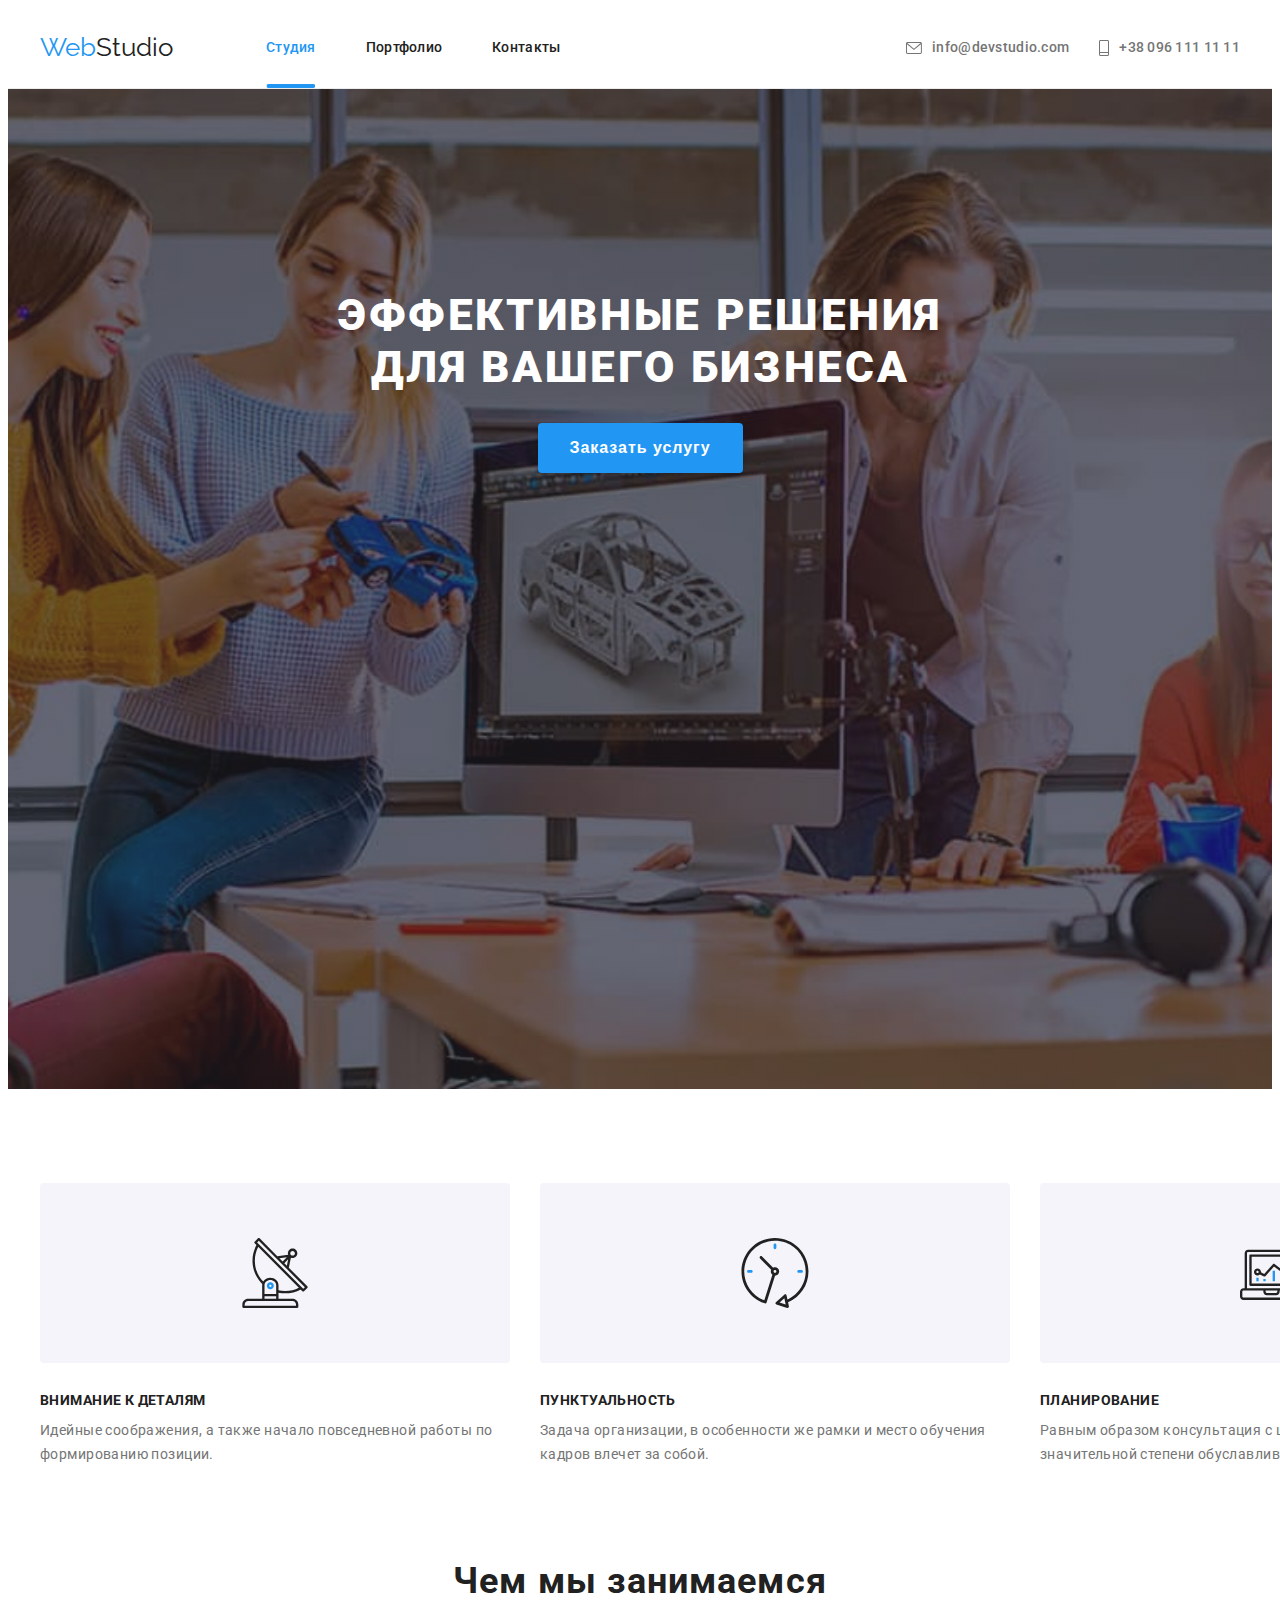
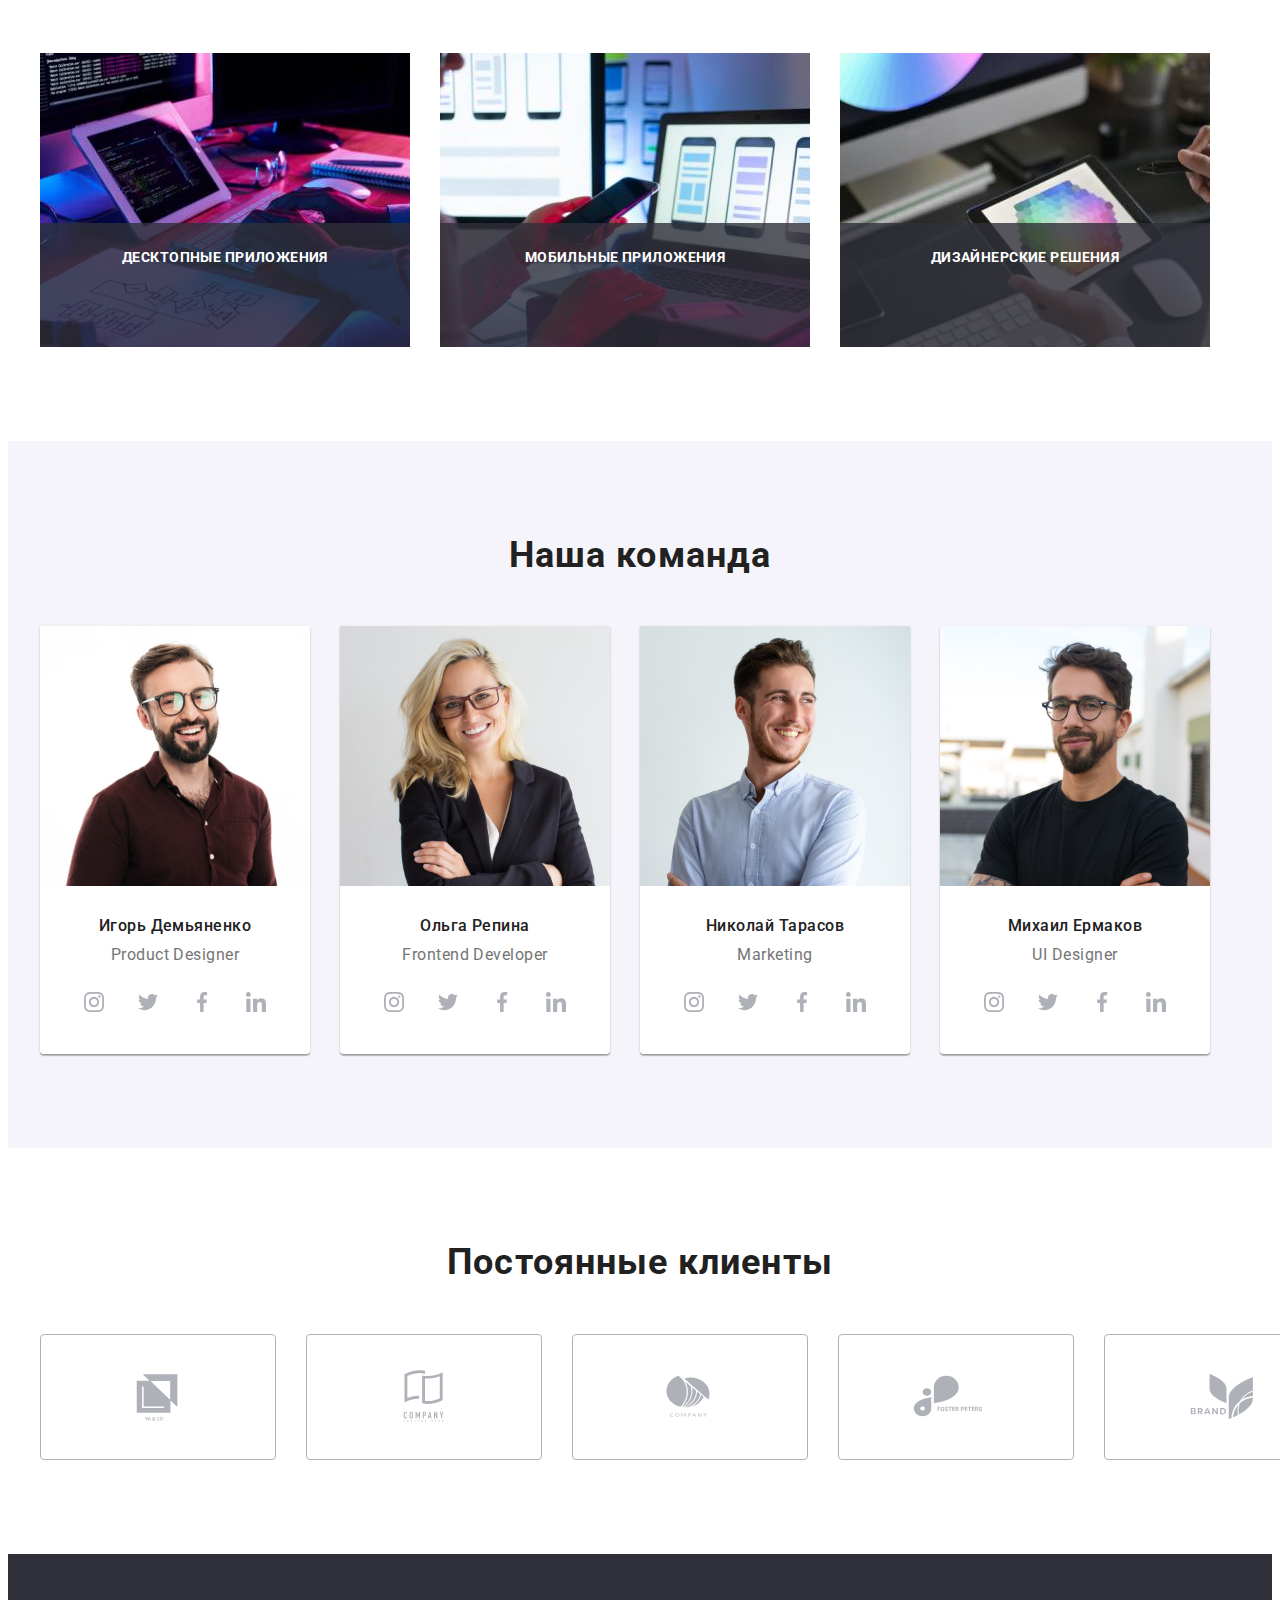
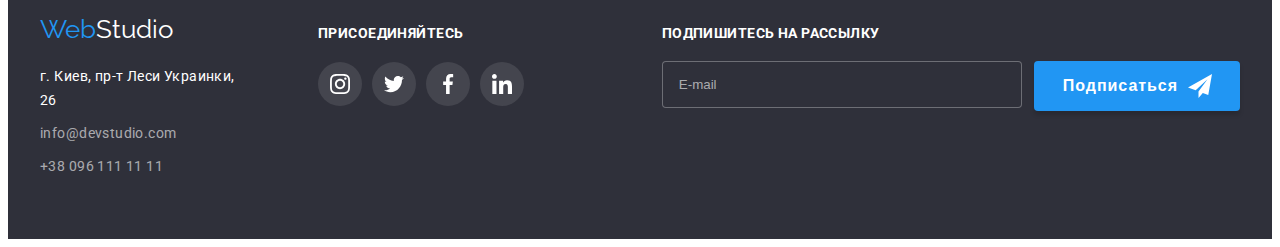
<file: index.html>
<!DOCTYPE html>
<html lang="ru">
   <head>
      <meta charset="utf-8" />
      <meta http-equiv="X-UA-Compatible" content="IE=edge" />
      <meta name="viewport" content="width=device-width, initial-scale=1.0" />
      <title>WebStudio</title>
      <link rel="preconnect" href="https://fonts.gstatic.com" crossorigin />
      <link
         href="https://fonts.googleapis.com/css2?family=Raleway:wght@700&family=Roboto:wght@400;500;700;900&display=swap"
         rel="stylesheet"
      />
      <link
         rel="stylesheet"
         href="https://cdnjs.cloudflare.com/ajax/libs/modern-normalize/1.1.0/modern-normalize.min.css"
         integrity="sha512-wpPYUAdjBVSE4KJnH1VR1HeZfpl1ub8YT/NKx4PuQ5NmX2tKuGu6U/JRp5y+Y8XG2tV+wKQpNHVUX03MfMFn9Q=="
         crossorigin="anonymous"
         referrerpolicy="no-referrer"
      />
      <link rel="stylesheet" href="./css/main.min.css" />
   </head>
   <body>
      <header class="header">
         <div class="container header__block">
            <nav class="site-nav">
               <a href="./index.html" class="site-nav__link">
                  <span class="site-nav__logo-part1">Web</span
                  ><span class="site-nav__logo-part2">Studio</span></a
               >
               <ul class="site-nav__list ">
                  <li class="site-nav__list-item">
                     <a href="./index.html" class="site-nav__list-link site-nav__list-link--current"
                        >Студия</a
                     >
                  </li>
                  <li class="site-nav__list-item">
                     <a href="./portfolio.html" class="site-nav__list-link"
                     >Портфолио</a>
                     
                  </li>
                  <li class="site-nav__list-item">
                     <a href="" class="site-nav__list-link">Контакты</a>
                  </li>
               </ul>
            </nav>
            <ul class="header-contacts">
               <li class="header-contacts__item">
                  <a
                     class="header-contacts__link"
                     href="mailto:info@devstudio.com"
                  >
                     <svg class="header-contacts__mail-icon" width="16" height="12">
                        <use href="./images/sprite.svg#icon-convert"></use>
                     </svg>
                     info@devstudio.com</a
                  >
               </li>
               <li class="header-contacts__item">
                  <a class="header-contacts__link" href="tel:+380961111111">
                     <svg class="header-contacts__phone-icon" width="10" height="16">
                        <use href="./images/sprite.svg#icon-smartphone"></use>
                     </svg>
                     +38 096 111 11 11</a
                  >
               </li>
            </ul>
         </div>
      </header>
      <main>
         <section class="hero-section hero-img">
            <div class="container">
               <h1 class="hero-section__title">
                  Эффективные решения<br />
                  для вашего бизнеса
               </h1>
               <button type="button" class="hero-section__button" data-modal-open>
                  Заказать услугу
               </button>
            </div>
         </section>
         <section class="features-section">
            <div class="container">
               <h2 class="features-section__title--hidden">Особенности</h2>
               <ul class="features-section__list">
                  <li class="features">
                     <div class="features__icon-block">
                        <svg class="features__icon">
                           <use href="./images/sprite.svg#icon-antena"></use>
                        </svg>
                     </div>
                     <h3 class="features__title">Внимание к деталям</h3>
                     <p class="features__text">
                        Идейные соображения, а также начало повседневной работы
                        по формированию позиции.
                     </p>
                  </li>
                  <li class="features">
                     <div class="features__icon-block">
                        <svg class="features__icon">
                           <use href="./images/sprite.svg#icon-clock"></use>
                        </svg>
                     </div>
                     <h3 class="features__title">Пунктуальность</h3>
                     <p class="features__text">
                        Задача организации, в особенности же рамки и место
                        обучения кадров влечет за собой.
                     </p>
                  </li>
                  <li class="features">
                     <div class="features__icon-block">
                        <svg class="features__icon">
                           <use href="./images/sprite.svg#icon-diagram"></use>
                        </svg>
                     </div>
                     <h3 class="features__title">Планирование</h3>
                     <p class="features__text">
                        Равным образом консультация с широким активом в
                        значительной степени обуславливает.
                     </p>
                  </li>
                  <li class="features">
                     <div class="features__icon-block">
                        <svg class="features__icon">
                           <use href="./images/sprite.svg#icon-astronaut"></use>
                        </svg>
                     </div>

                     <h3 class="features__title">Современные технологии</h3>
                     <p class="features__text">
                        Значимость этих проблем настолько очевидна, что
                        реализация плановых заданий.
                     </p>
                  </li>
               </ul>
            </div>
         </section>
         <section class="whatwedo-section">
            <div class="container">
               <h2 class="whatwedo-section__title">Чем мы занимаемся</h2>
               <ul class="whatwedo-section__list">
                  <li class="whatwedo">
                     <img
                        src="./images/development.jpg"
                        class="whatwedo__picture"
                        alt="Десктопные приложения"
                        width="370"
                     />
                     <div class="whatwedo__description">
                        <p class="whatwedo__label">ДЕСКТОПНЫЕ ПРИЛОЖЕНИЯ</p>
                     </div>
                  </li>
                  <li class="whatwedo">
                     <img
                        src="./images/adaptation.jpg"
                        class="whatwedo__picture"
                        alt="Мобильные приложения"
                        width="370"
                     />
                     <div class="whatwedo__description">
                        <p class="whatwedo__label">МОБИЛЬНЫЕ ПРИЛОЖЕНИЯ</p>
                     </div>
                  </li>
                  <li class="whatwedo">
                     <img
                        src="./images/palette.jpg"
                        class="whatwedo__picture"
                        alt="Дизайнерские решения"
                        width="370"
                     />
                     <div class="whatwedo__description">
                        <p class="whatwedo__label">ДИЗАЙНЕРСКИЕ РЕШЕНИЯ</p>
                     </div>
                  </li>
               </ul>
            </div>
         </section>
         <section class="team-section">
            <div class="container">
               <h2 class="team-section__title">Наша команда</h2>
               <ul class="team-section__list">
                  <li class="worker">
                     <img
                        src="./images/igor.jpg"
                        class="worker__foto"
                        alt="Игорь"
                        width="270"
                     />
                     <div class="worker__information">
                        <h3 class="worker__name">Игорь Демьяненко</h3>
                        <p class="worker__career">Product Designer</p>
                        <ul class="worker__social-contacts">
                           <li class="social-list">
                              <a href="" class="social-list__link">
                                 <svg
                                    class="social-list__icon"
                                    width="20px"
                                    height="20px"
                                 >
                                    <use
                                       href="./images/sprite.svg#icon-instagram"
                                    ></use>
                                 </svg>
                              </a>
                           </li>
                           <li class="social-list">
                              <a href="" class="social-list__link">
                                 <svg
                                    class="social-list__icon"
                                    width="20px"
                                    height="20px"
                                 >
                                    <use
                                       href="./images/sprite.svg#icon-twitter"
                                    ></use>
                                 </svg>
                              </a>
                           </li>
                           <li class="social-list">
                              <a href="" class="social-list__link">
                                 <svg
                                    class="social-list__icon"
                                    width="20px"
                                    height="20px"
                                 >
                                    <use
                                       href="./images/sprite.svg#icon-facebook"
                                    ></use>
                                 </svg>
                              </a>
                           </li>
                           <li class="social-list">
                              <a href="" class="social-list__link">
                                 <svg
                                    class="social-list__icon"
                                    width="20px"
                                    height="20px"
                                 >
                                    <use
                                       href="./images/sprite.svg#icon-linkedin"
                                    ></use>
                                 </svg>
                              </a>
                           </li>
                        </ul>
                     </div>
                  </li>
                  <li class="worker">
                     <img
                        src="./images/olga.jpg"
                        class="worker__foto"
                        alt="Ольга"
                        width="270"
                     />
                     <div class="worker__information">
                        <h3 class="worker__name">Ольга Репина</h3>
                        <p class="worker__career">Frontend Developer</p>
                        <ul class="worker__social-contacts">
                           <li class="social-list">
                              <a href="" class="social-list__link">
                                 <svg
                                    class="social-list__icon"
                                    width="20px"
                                    height="20px"
                                 >
                                    <use
                                       href="./images/sprite.svg#icon-instagram"
                                    ></use>
                                 </svg>
                              </a>
                           </li>
                           <li class="social-list">
                              <a href="" class="social-list__link">
                                 <svg
                                    class="social-list__icon"
                                    width="20px"
                                    height="20px"
                                 >
                                    <use
                                       href="./images/sprite.svg#icon-twitter"
                                    ></use>
                                 </svg>
                              </a>
                           </li>
                           <li class="social-list">
                              <a href="" class="social-list__link">
                                 <svg
                                    class="social-list__icon"
                                    width="20px"
                                    height="20px"
                                 >
                                    <use
                                       href="./images/sprite.svg#icon-facebook"
                                    ></use>
                                 </svg>
                              </a>
                           </li>
                           <li class="social-list">
                              <a href="" class="social-list__link">
                                 <svg
                                    class="social-list__icon"
                                    width="20px"
                                    height="20px"
                                 >
                                    <use
                                       href="./images/sprite.svg#icon-linkedin"
                                    ></use>
                                 </svg>
                              </a>
                           </li>
                        </ul>
                     </div>
                  </li>
                  <li class="worker">
                     <img
                        src="./images/kolya.jpg"
                        class="worker__foto"
                        alt="Николай"
                        width="270"
                     />
                     <div class="worker__information">
                        <h3 class="worker__name">Николай Тарасов</h3>
                        <p class="worker__career">Marketing</p>
                        <ul class="worker__social-contacts">
                           <li class="social-list">
                              <a href="" class="social-list__link">
                                 <svg
                                    class="social-list__icon"
                                    width="20px"
                                    height="20px"
                                 >
                                    <use
                                       href="./images/sprite.svg#icon-instagram"
                                    ></use>
                                 </svg>
                              </a>
                           </li>
                           <li class="social-list">
                              <a href="" class="social-list__link">
                                 <svg
                                    class="social-list__icon"
                                    width="20px"
                                    height="20px"
                                 >
                                    <use
                                       href="./images/sprite.svg#icon-twitter"
                                    ></use>
                                 </svg>
                              </a>
                           </li>
                           <li class="social-list">
                              <a href="" class="social-list__link">
                                 <svg
                                    class="social-list__icon"
                                    width="20px"
                                    height="20px"
                                 >
                                    <use
                                       href="./images/sprite.svg#icon-facebook"
                                    ></use>
                                 </svg>
                              </a>
                           </li>
                           <li class="social-list">
                              <a href="" class="social-list__link">
                                 <svg
                                    class="social-list__icon"
                                    width="20px"
                                    height="20px"
                                 >
                                    <use
                                       href="./images/sprite.svg#icon-linkedin"
                                    ></use>
                                 </svg>
                              </a>
                           </li>
                        </ul>
                     </div>
                  </li>
                  <li class="worker">
                     <img
                        src="./images/misha.jpg"
                        class="worker__foto"
                        alt="Михаил"
                        width="270"
                     />
                     <div class="worker__information">
                        <h3 class="worker__name">Михаил Ермаков</h3>
                        <p class="worker__career">UI Designer</p>
                        <ul class="worker__social-contacts">
                           <li class="social-list">
                              <a href="" class="social-list__link">
                                 <svg
                                    class="social-list__icon"
                                    width="20px"
                                    height="20px"
                                 >
                                    <use
                                       href="./images/sprite.svg#icon-instagram"
                                    ></use>
                                 </svg>
                              </a>
                           </li>
                           <li class="social-list">
                              <a href="" class="social-list__link">
                                 <svg
                                    class="social-list__icon"
                                    width="20px"
                                    height="20px"
                                 >
                                    <use
                                       href="./images/sprite.svg#icon-twitter"
                                    ></use>
                                 </svg>
                              </a>
                           </li>
                           <li class="social-list">
                              <a href="" class="social-list__link">
                                 <svg
                                    class="social-list__icon"
                                    width="20px"
                                    height="20px"
                                 >
                                    <use
                                       href="./images/sprite.svg#icon-facebook"
                                    ></use>
                                 </svg>
                              </a>
                           </li>
                           <li class="social-list">
                              <a href="" class="social-list__link">
                                 <svg
                                    class="social-list__icon"
                                    width="20px"
                                    height="20px"
                                 >
                                    <use
                                       href="./images/sprite.svg#icon-linkedin"
                                    ></use>
                                 </svg>
                              </a>
                           </li>
                        </ul>
                     </div>
                  </li>
               </ul>
            </div>
         </section>
         <section class="clients-section">
            <div class="container">
               <h2 class="clients-section__title">Постоянные клиенты</h2>
               <ul class="clients-section__list">
                  <li class="client">
                     <a href="" class="client__link">
                        <svg class="client__icon" width="106" height="60">
                           <use href="./images/sprite.svg#icon-company1"></use>
                        </svg>
                     </a>
                  </li>
                  <li class="client">
                     <a href="" class="client__link"
                        ><svg class="client__icon" width="106" height="60">
                           <use href="./images/sprite.svg#icon-company2"></use>
                        </svg>
                     </a>
                  </li>
                  <li class="client">
                     <a href="" class="client__link"
                        ><svg class="client__icon" width="106" height="60">
                           <use href="./images/sprite.svg#icon-company3"></use>
                        </svg>
                     </a>
                  </li>
                  <li class="client">
                     <a href="" class="client__link"
                        ><svg class="client__icon" width="106" height="60">
                           <use href="./images/sprite.svg#icon-company4"></use>
                        </svg>
                     </a>
                  </li>
                  <li class="client">
                     <a href="" class="client__link"
                        ><svg class="client__icon" width="106" height="60">
                           <use href="./images/sprite.svg#icon-company5"></use>
                        </svg>
                     </a>
                  </li>
                  <li class="client">
                     <a href="" class="client__link"
                        ><svg class="client__icon" width="106" height="60">
                           <use href="./images/sprite.svg#icon-company6"></use>
                        </svg>
                     </a>
                  </li>
               </ul>
            </div>
         </section>
      </main>
      <footer class="footer">
         <div class="footer__content container">
            <div class="footer__addres-field">
               <a href="index.html" class="footer__link">
                  <span class="footer__logo-part1">Web</span
                  ><span class="footer__logo-part2">Studio</span>
               </a>
               <address>
                  <ul class="footer__address-list">
                     <li class="address">
                        <a
                           href="https://goo.gl/maps/wcCM6j37VZqPyRbJ7"
                           class="address__street-link"
                           target="_blank"
                           rel="noopener noreferrer nofollow"
                           >г. Киев, пр-т Леси Украинки, 26
                        </a>
                     </li>
                     <li class="address">
                        <a
                           class="footer__contacts"
                           href="mailto:info@devstudio.com"
                           >info@devstudio.com</a
                        >
                     </li>
                     <li class="address">
                        <a class="footer__contacts" href="tel:+380961111111"
                           >+38 096 111 11 11</a
                        >
                     </li>
                  </ul>
               </address>
            </div>
            <div class="footer__join">
               <strong class="join__label">ПРИСОЕДИНЯЙТЕСЬ</strong>
               <ul class="social-list">
                  <li class="social-list__item">
                     <a href="" class="social-list__link">
                        <svg
                           class="social-list__icon--white"
                           width="20px"
                           height="20px"
                        >
                           <use href="./images/sprite.svg#icon-instagram"></use>
                        </svg>
                     </a>
                  </li>
                  <li class="social-list__item">
                     <a href="" class="social-list__link">
                        <svg
                           class="social-list__icon--white"
                           width="20px"
                           height="20px"
                        >
                           <use href="./images/sprite.svg#icon-twitter"></use>
                        </svg>
                     </a>
                  </li>
                  <li class="social-list__item">
                     <a href="" class="social-list__link">
                        <svg
                           class="social-list__icon--white"
                           width="20px"
                           height="20px"
                        >
                           <use href="./images/sprite.svg#icon-facebook"></use>
                        </svg>
                     </a>
                  </li>
                  <li class="social-list__item">
                     <a href="" class="social-list__link">
                        <svg
                           class="social-list__icon--white"
                           width="20px"
                           height="20px"
                        >
                           <use href="./images/sprite.svg#icon-linkedin"></use>
                        </svg>
                     </a>
                  </li>
               </ul>
            </div>
            <div>
               <form class="subscribe-form">
                  <div class="subscribe-form__field">
                     <label class="subscribe-form__text" for="mail-form">ПОДПИШИТЕСЬ НА РАССЫЛКУ</label>
                     <input class="subscribe-form__input"  type="email" id="mail-form" placeholder="E-mail">
                  </div>
                     <button type="submit" class="subscribe-form__button">
                        Подписаться
                        <svg class="subscribe-form__btn-icon" width="24px" height="24px">
                           <use href="./images/icons.svg#icon-send"></use>
                        </svg>
                     </button>                  
               </form>
            </div>            
         </div>
      </footer>
      <div data-modal class="backdrop backdrop--is-hidden">
         <div class="modal">
            <form class="form">
               <h2 class="form__title">Оставьте свои данные, мы вам перезвоним</h2>
               <div class="form__field">
                  <label class="form__label" for="name">Имя</label>
                  <input class="form__input" name="name" id="name" required></input>
                  <svg class="form__icon" width="12px" height="12px">
                     <use href="./images/icons.svg#icon-man"></use>
                  </svg>
               </div>
               <div class="form__field">
                  <label class="form__label" for="tel">Телефон</label>
                  <input class="form__input" type="tel" name="tel" id="tel" required>
                  <svg class="form__icon" width="13px" height="13px">
                     <use href="./images/icons.svg#icon-phone"></use>
                  </svg>
               </div>
               <div class="form__field">
                  <label class="form__label" for="email">Почта</label>
                  <input class="form__input" type="email" name="" id="email">
                  <svg class="form__icon" width="15px" height="12px">
                     <use href="./images/icons.svg#icon-envelope"></use>
                  </svg>
               </div>
               <div class="form__field">
                  <label class="form__label" for="comments">Коментарий</label>
                  <textarea class="form__textarea" name="" id="comments" rows="1" placeholder="Введите текст" width="448px" height="120px"></textarea>
               </div>
               <div class="policy-field">
                  <label class="policy-field__label">
                  <input class="policy-field__checkbox" type="checkbox">
                  <span class="policy-field__icon"></span>
                  Соглашаюсь с рассылкой и принимаю 
                     <a href="" class="policy-field__link">Условия договора</a>
                  </label>
               </div>
               <button class="form__submit-button" type="submit">Отправить</button>
            </form>
            <button data-modal-close class="modal__close-button">
               <svg class="modal__close-icon" width="11px" height="11px">
                  <use href="./images/icons.svg#close"></use>
               </svg>
            </button>
         </div>
      </div>
      <script src="./js/modal.js"></script>
   </body>
</html>
</file>
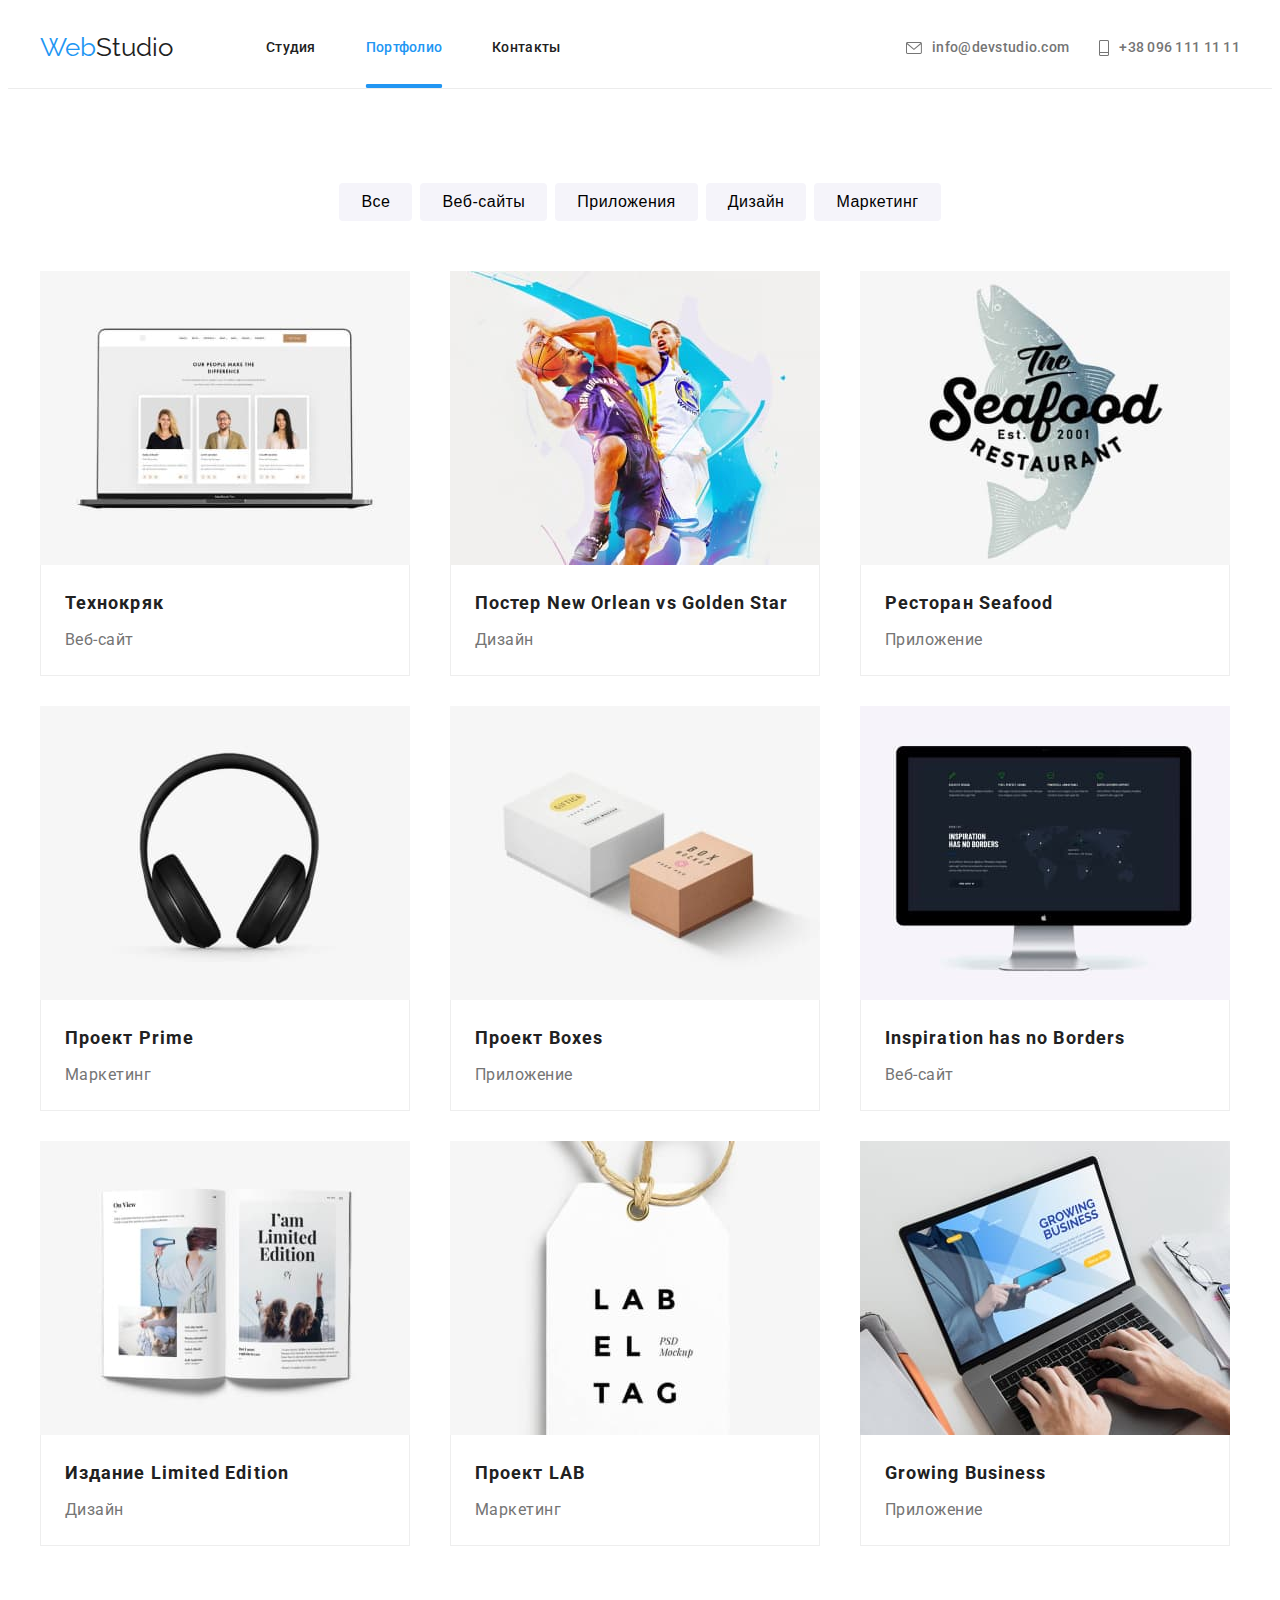
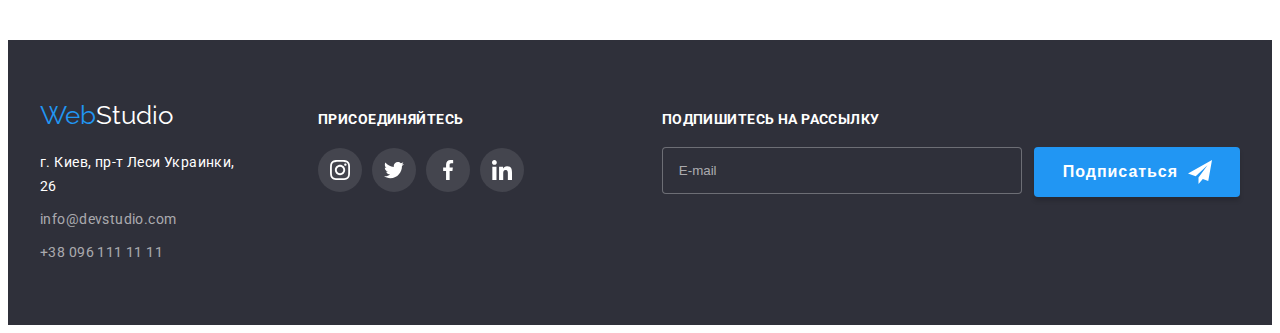
<file: portfolio.html>
<!DOCTYPE html>
<html lang="ru">
   <head>
      <meta charset="UTF-8" />
      <meta http-equiv="X-UA-Compatible" content="IE=edge" />
      <meta name="viewport" content="width=device-width, initial-scale=1.0" />
      <title>Portfolio</title>
      <link rel="preconnect" href="https://fonts.gstatic.com" crossorigin />
      <link
         href="https://fonts.googleapis.com/css2?family=Raleway:wght@700&family=Roboto:wght@400;500;700;900&display=swap"
         rel="stylesheet"
      />
      <link
         rel="stylesheet"
         href="https://cdnjs.cloudflare.com/ajax/libs/modern-normalize/1.1.0/modern-normalize.min.css"
         integrity="sha512-wpPYUAdjBVSE4KJnH1VR1HeZfpl1ub8YT/NKx4PuQ5NmX2tKuGu6U/JRp5y+Y8XG2tV+wKQpNHVUX03MfMFn9Q=="
         crossorigin="anonymous"
         referrerpolicy="no-referrer"
      />
      <link rel="stylesheet" href="./css/main.min.css" />
   </head>
   <body>
      <header class="header">
         <div class="container header__block">
            <nav class="site-nav">
               <a href="./index.html" class="site-nav__link">
                  <span class="site-nav__logo-part1">Web</span
                  ><span class="site-nav__logo-part2">Studio</span></a
               >
               <ul class="site-nav__list ">
                  <li class="site-nav__list-item">
                     <a href="./index.html" class="site-nav__list-link"
                        >Студия</a
                     >
                  </li>
                  <li class="site-nav__list-item">
                     <a href="./portfolio.html" class="site-nav__list-link site-nav__list-link--current"
                     >Портфолио</a>
                     
                  </li>
                  <li class="site-nav__list-item">
                     <a href="" class="site-nav__list-link">Контакты</a>
                  </li>
               </ul>
            </nav>
            <ul class="header-contacts">
               <li class="header-contacts__item">
                  <a
                     class="header-contacts__link"
                     href="mailto:info@devstudio.com"
                  >
                     <svg class="header-contacts__mail-icon" width="16" height="12">
                        <use href="./images/sprite.svg#icon-convert"></use>
                     </svg>
                     info@devstudio.com</a
                  >
               </li>
               <li class="header-contacts__item">
                  <a class="header-contacts__link" href="tel:+380961111111">
                     <svg class="header-contacts__phone-icon" width="10" height="16">
                        <use href="./images/sprite.svg#icon-smartphone"></use>
                     </svg>
                     +38 096 111 11 11</a
                  >
               </li>
            </ul>
         </div>
      </header>
      <main>
         <section class="portfolio-section">
            <div class="container">
               <h1 class="portfolio-section__title--hidden">Наши продукты</h1>
               <ul class="filter__list">
                  <li class="filter__item">
                     <button type="button" class="filter__button">Все</button>
                  </li>
                  <li class="filter__item">
                     <button type="button" class="filter__button">
                        Веб-сайты
                     </button>
                  </li>
                  <li class="filter__item">
                     <button type="button" class="filter__button">
                        Приложения
                     </button>
                  </li>
                  <li class="filter__item">
                     <button type="button" class="filter__button">Дизайн</button>
                  </li>
                  <li class="filter__item">
                     <button type="button" class="filter__button">
                        Маркетинг
                     </button>
                  </li>
               </ul>
               <ul class="product__list">
                  <li class="product__item">
                     <a href="" class="product__link">
                        <div class="product__img-block">
                           <img
                              src="./images/img1.jpg"
                              class="product__img"
                              alt="ноутбук с веб-сайтом"
                           />
                           <div class="product__description">
                              <p class="product__text">
                                 Lorem ipsum dolor sit amet consectetur
                                 adipisicing elit. Ducimus ea nesciunt earum
                                 libero? Quis molestias blanditiis quaerat!
                                 Deleniti, quia sunt.
                              </p>
                           </div>
                        </div>
                        <div class="product__meta">
                           <h2 class="product__name">Технокряк</h2>
                           <p class="product__type">Веб-сайт</p>
                        </div>
                     </a>
                  </li>
                  <li class="product__item">
                     <a href="" class="product__link">
                        <div class="product__img-block">
                           <img
                              src="./images/img2.jpg"
                              class="product__img"
                              alt="баскетболисты"
                           />
                           <div class="product__description">
                              <p class="product__text">
                                 Lorem ipsum dolor sit amet consectetur
                                 adipisicing elit. Ducimus ea nesciunt earum
                                 libero? Quis molestias blanditiis quaerat!
                                 Deleniti, quia sunt.
                              </p>
                           </div>
                        </div>
                        <div class="product__meta">
                           <h2 class="product__name">
                              Постер New Orlean vs Golden Star
                           </h2>
                           <p class="product__type">Дизайн</p>
                        </div>
                     </a>
                  </li>
                  <li class="product__item">
                     <a href="" class="product__link">
                        <div class="product__img-block">
                           <img
                              src="./images/img3.jpg"
                              class="product__img"
                              alt="лого ресторана"
                           />
                           <div class="product__description">
                              <p class="product__text">
                                 Lorem ipsum dolor sit amet consectetur
                                 adipisicing elit. Ducimus ea nesciunt earum
                                 libero? Quis molestias blanditiis quaerat!
                                 Deleniti, quia sunt.
                              </p>
                           </div>
                        </div>
                        <div class="product__meta">
                           <h2 class="product__name">Ресторан Seafood</h2>
                           <p class="product__type">Приложение</p>
                        </div>
                     </a>
                  </li>
                  <li class="product__item">
                     <a href="" class="product__link">
                        <div class="product__img-block">
                           <img
                              src="./images/img4.jpg"
                              class="product__img"
                              alt="наушники"
                           />
                           <div class="product__description">
                              <p class="product__text">
                                 Lorem ipsum dolor sit amet consectetur
                                 adipisicing elit. Ducimus ea nesciunt earum
                                 libero? Quis molestias blanditiis quaerat!
                                 Deleniti, quia sunt.
                              </p>
                           </div>
                        </div>
                        <div class="product__meta">
                           <h2 class="product__name">Проект Prime</h2>
                           <p class="product__type">Маркетинг</p>
                        </div>
                     </a>
                  </li>
                  <li class="product__item">
                     <a href="" class="product__link">
                        <div class="product__img-block">
                           <img
                              src="./images/img5.jpg"
                              class="product__img"
                              alt="коробки"
                           />
                           <div class="product__description">
                              <p class="product__text">
                                 Lorem ipsum dolor sit amet consectetur
                                 adipisicing elit. Ducimus ea nesciunt earum
                                 libero? Quis molestias blanditiis quaerat!
                                 Deleniti, quia sunt.
                              </p>
                           </div>
                        </div>
                        <div class="product__meta">
                           <h2 class="product__name">Проект Boxes</h2>
                           <p class="product__type">Приложение</p>
                        </div>
                     </a>
                  </li>
                  <li class="product__item">
                     <a href="" class="product__link">
                        <div class="product__img-block">
                           <img
                              src="./images/img6.jpg"
                              class="product__img"
                              alt="монитор с вебсайтом"
                           />
                           <div class="product__description">
                              <p class="product__text">
                                 Lorem ipsum dolor sit amet consectetur
                                 adipisicing elit. Ducimus ea nesciunt earum
                                 libero? Quis molestias blanditiis quaerat!
                                 Deleniti, quia sunt.
                              </p>
                           </div>
                        </div>
                        <div class="product__meta">
                           <h2 class="product__name">
                              Inspiration has no Borders
                           </h2>
                           <p class="product__type">Веб-сайт</p>
                        </div>
                     </a>
                  </li>
                  <li class="product__item">
                     <a href="" class="product__link">
                        <div class="product__img-block">
                           <img
                              src="./images/img7.jpg"
                              class="product__img"
                              alt="книга"
                           />
                           <div class="product__description">
                              <p class="product__text">
                                 Lorem ipsum dolor sit amet consectetur
                                 adipisicing elit. Ducimus ea nesciunt earum
                                 libero? Quis molestias blanditiis quaerat!
                                 Deleniti, quia sunt.
                              </p>
                           </div>
                        </div>
                        <div class="product__meta">
                           <h2 class="product__name">Издание Limited Edition</h2>
                           <p class="product__type">Дизайн</p>
                        </div>
                     </a>
                  </li>
                  <li class="product__item">
                     <a href="" class="product__link">
                        <div class="product__img-block">
                           <img
                              src="./images/img8.jpg"
                              class="product__img"
                              alt="этикетка"
                           />
                           <div class="product__description">
                              <p class="product__text">
                                 Lorem ipsum dolor sit amet consectetur
                                 adipisicing elit. Ducimus ea nesciunt earum
                                 libero? Quis molestias blanditiis quaerat!
                                 Deleniti, quia sunt.
                              </p>
                           </div>
                        </div>
                        <div class="product__meta">
                           <h2 class="product__name">Проект LAB</h2>
                           <p class="product__type">Маркетинг</p>
                        </div>
                     </a>
                  </li>
                  <li class="product__item">
                     <a href="" class="product__link">
                        <div class="product__img-block">
                           <img
                              src="./images/img9.jpg"
                              class="product__img"
                              alt="ноутбук с приложением"
                           />
                           <div class="product__description">
                              <p class="product__text">
                                 Lorem ipsum dolor sit amet consectetur
                                 adipisicing elit. Ducimus ea nesciunt earum
                                 libero? Quis molestias blanditiis quaerat!
                                 Deleniti, quia sunt.
                              </p>
                           </div>
                        </div>
                        <div class="product__meta">
                           <h2 class="product__name">Growing Business</h2>
                           <p class="product__type">Приложение</p>
                        </div>
                     </a>
                  </li>
               </ul>
            </div>
         </section>
      </main>
      <footer class="footer">
         <div class="footer__content container">
            <div class="footer__addres-field">
               <a href="index.html" class="footer__link">
                  <span class="footer__logo-part1">Web</span
                  ><span class="footer__logo-part2">Studio</span>
               </a>
               <address>
                  <ul class="footer__address-list">
                     <li class="address">
                        <a
                           href="https://goo.gl/maps/wcCM6j37VZqPyRbJ7"
                           class="address__street-link"
                           target="_blank"
                           rel="noopener noreferrer nofollow"
                           >г. Киев, пр-т Леси Украинки, 26
                        </a>
                     </li>
                     <li class="address">
                        <a
                           class="footer__contacts"
                           href="mailto:info@devstudio.com"
                           >info@devstudio.com</a
                        >
                     </li>
                     <li class="address">
                        <a class="footer__contacts" href="tel:+380961111111"
                           >+38 096 111 11 11</a
                        >
                     </li>
                  </ul>
               </address>
            </div>
            <div class="footer__join">
               <strong class="join__label">ПРИСОЕДИНЯЙТЕСЬ</strong>
               <ul class="social-list">
                  <li class="social-list__item">
                     <a href="" class="social-list__link">
                        <svg
                           class="social-list__icon--white"
                           width="20px"
                           height="20px"
                        >
                           <use href="./images/sprite.svg#icon-instagram"></use>
                        </svg>
                     </a>
                  </li>
                  <li class="social-list__item">
                     <a href="" class="social-list__link">
                        <svg
                           class="social-list__icon--white"
                           width="20px"
                           height="20px"
                        >
                           <use href="./images/sprite.svg#icon-twitter"></use>
                        </svg>
                     </a>
                  </li>
                  <li class="social-list__item">
                     <a href="" class="social-list__link">
                        <svg
                           class="social-list__icon--white"
                           width="20px"
                           height="20px"
                        >
                           <use href="./images/sprite.svg#icon-facebook"></use>
                        </svg>
                     </a>
                  </li>
                  <li class="social-list__item">
                     <a href="" class="social-list__link">
                        <svg
                           class="social-list__icon--white"
                           width="20px"
                           height="20px"
                        >
                           <use href="./images/sprite.svg#icon-linkedin"></use>
                        </svg>
                     </a>
                  </li>
               </ul>
            </div>
            <div>
               <form class="subscribe-form">
                  <div class="subscribe-form__field">
                     <label class="subscribe-form__text" for="mail-form">ПОДПИШИТЕСЬ НА РАССЫЛКУ</label>
                     <input class="subscribe-form__input"  type="email" id="mail-form" placeholder="E-mail">
                  </div>
                     <button type="submit" class="subscribe-form__button">
                        Подписаться
                        <svg class="subscribe-form__btn-icon" width="24px" height="24px">
                           <use href="./images/icons.svg#icon-send"></use>
                        </svg>
                     </button>                  
               </form>
            </div>            
         </div>
      </footer>
   </body>
</html>
</file>
<file: css/main.min.css>
body{font-family:Roboto, sans-serif;color:#212121}h1,h2,h3,h4,h5,h6,p{margin-top:0px;margin-bottom:0px}ul,ol{list-style:none;padding:0px;margin-top:0px;margin-bottom:0px}a{text-decoration:none}.container{width:1200px;padding-left:15px;padding-right:15px;margin-left:auto;margin-right:auto}.site-nav__logo-part1,.site-nav__logo-part2,.footer__logo-part1,.footer__logo-part2{font-family:Raleway;font-style:normal;font-size:26px;line-height:1.19}.hero-section__button,.subscribe-form__button,.form__submit-button{border:none;min-width:200px;height:50px;font-style:normal;font-weight:700;font-size:16px;line-height:1.875;background-color:#2196f3;color:#fff;cursor:pointer;-webkit-border-radius:4px;border-radius:4px;letter-spacing:0.06em;-webkit-box-shadow:0px 4px 4px rgba(0,0,0,0.15);box-shadow:0px 4px 4px rgba(0,0,0,0.15);border:none}.header{border-bottom:1px solid #ececec}.header__block{display:-webkit-box;display:-webkit-flex;display:-ms-flexbox;display:flex}.site-nav{display:-webkit-box;display:-webkit-flex;display:-ms-flexbox;display:flex}.site-nav__link{padding-top:24px;padding-bottom:25px;margin-right:93px}.site-nav__logo-part1{color:#2196f3}.site-nav__logo-part2{color:#212121}.site-nav__list{display:-webkit-box;display:-webkit-flex;display:-ms-flexbox;display:flex}.site-nav__list-item:not(:last-child){margin-right:50px}.site-nav__list-link{display:block;padding:32px 0;font-style:normal;font-weight:500;font-size:14px;line-height:1.14;letter-spacing:0.02em;color:#212121;-webkit-transition:color 250ms cubic-bezier(0.4, 0, 0.2, 1);-o-transition:color 250ms cubic-bezier(0.4, 0, 0.2, 1);transition:color 250ms cubic-bezier(0.4, 0, 0.2, 1)}.site-nav__list-link:focus,.site-nav__list-link:hover{color:#2196f3}.site-nav__list-item{position:relative}.site-nav__list-link--current::after{content:'';position:absolute;-webkit-transform:translateX(-100%);-ms-transform:translateX(-100%);transform:translateX(-100%);bottom:0px;width:100%;border-bottom:solid 4px #2196f3;-webkit-border-radius:2px;border-radius:2px}.site-nav__list-link--current{color:#2196f3}.header-contacts{margin-left:auto;display:-webkit-box;display:-webkit-flex;display:-ms-flexbox;display:flex}.header-contacts__item:nth-child(1){margin-right:30px}.header-contacts__link{display:-webkit-box;display:-webkit-flex;display:-ms-flexbox;display:flex;-webkit-box-align:center;-webkit-align-items:center;-ms-flex-align:center;align-items:center;font-style:normal;font-weight:500;font-size:14px;line-height:1.14;letter-spacing:0.02em;padding:32px 0;color:#757575;-webkit-transition:color 250ms cubic-bezier(0.4, 0, 0.2, 1);-o-transition:color 250ms cubic-bezier(0.4, 0, 0.2, 1);transition:color 250ms cubic-bezier(0.4, 0, 0.2, 1)}.header-contacts__link:hover,.header-contacts__link:focus{color:#2196f3}.header-contacts__mail-icon,.header-contacts__phone-icon{margin-right:10px;fill:#757575;-webkit-transition:fill 250ms cubic-bezier(0.4, 0, 0.2, 1);-o-transition:fill 250ms cubic-bezier(0.4, 0, 0.2, 1);transition:fill 250ms cubic-bezier(0.4, 0, 0.2, 1)}.header-contacts__link:hover .header-contacts__phone-icon,.header-contacts__link:focus .header-contacts__phone-icon,.header-contacts__link:hover .header-contacts__mail-icon,.header-contacts__link:focus .header-contacts__mail-icon{fill:#2196f3}.hero-section{padding:200px 0;text-align:center;width:100%;background-color:#2f303a}.hero-img{margin-right:auto;margin-left:auto;max-width:1600px;height:600px;background-repeat:no-repeat;background-color:#c4c4c4;background-image:-webkit-gradient(linear, left top, left bottom, from(rgba(47,48,58,0.4)), to(rgba(47,48,58,0.4))),url(../images/heropicture.jpg);background-image:-webkit-linear-gradient(top, rgba(47,48,58,0.4), rgba(47,48,58,0.4)),url(../images/heropicture.jpg);background-image:-o-linear-gradient(top, rgba(47,48,58,0.4), rgba(47,48,58,0.4)),url(../images/heropicture.jpg);background-image:linear-gradient(to bottom, rgba(47,48,58,0.4), rgba(47,48,58,0.4)),url(../images/heropicture.jpg);background-position:center;-webkit-background-size:cover;background-size:cover}.hero-section__title{margin-bottom:30px;font-style:normal;font-weight:900;font-size:44px;line-height:1, 5;text-align:center;letter-spacing:0.06em;text-transform:uppercase;color:#fff}.hero-section__button{padding:10px 32px}.features-section{padding-bottom:94px;padding-top:94px}.features-section__title--hidden{height:0px;opacity:0}.features-section__list{display:-webkit-box;display:-webkit-flex;display:-ms-flexbox;display:flex}.features:not(:last-child){margin-right:30px}.features__icon-block{display:-webkit-box;display:-webkit-flex;display:-ms-flexbox;display:flex;-webkit-box-pack:center;-webkit-justify-content:center;-ms-flex-pack:center;justify-content:center;-webkit-box-align:center;-webkit-align-items:center;-ms-flex-align:center;align-items:center;width:270px;height:120px;-webkit-border-radius:4px;border-radius:4px;padding:30px 100px;margin-bottom:30px;background-color:#f5f4fa}.features__icon{width:70px;height:70px}.features__title{margin-bottom:10px;font-style:normal;font-size:14px;line-height:1.14;letter-spacing:0.03em;text-transform:uppercase}.features__text{font-weight:400;font-style:normal;font-size:14px;line-height:1.71;letter-spacing:0.03em;color:#757575}.whatwedo-section{padding-bottom:94px}.whatwedo-section__title{margin-bottom:50px;font-style:normal;font-size:36px;line-height:1.16;text-align:center;letter-spacing:0.03em}.whatwedo-section__list{display:-webkit-box;display:-webkit-flex;display:-ms-flexbox;display:flex}.whatwedo{position:relative}.whatwedo:not(:last-child){margin-right:30px}.whatwedo__picture{display:block}.whatwedo__description{position:absolute;bottom:0;min-height:70px;width:100%;padding:27px 0;background-color:rgba(47,48,58,0.8)}.whatwedo__label{font-family:Roboto, sans-serif;font-style:400;font-weight:bold;font-size:14px;text-align:center;line-height:1.14;letter-spacing:0.03em;color:#fff}.team-section{padding:94px 0;background-color:#f5f4fa}.team-section__title{margin-bottom:50px;font-style:normal;font-size:36px;line-height:1.16;text-align:center;letter-spacing:0.03em}.team-section__list{display:-webkit-box;display:-webkit-flex;display:-ms-flexbox;display:flex}.worker{display:block;overflow:hidden;background-color:#f5f4fa;-webkit-box-shadow:0px 1px 3px rgba(0,0,0,0.12),0px 1px 1px rgba(0,0,0,0.14),0px 2px 1px rgba(0,0,0,0.2);box-shadow:0px 1px 3px rgba(0,0,0,0.12),0px 1px 1px rgba(0,0,0,0.14),0px 2px 1px rgba(0,0,0,0.2);-webkit-border-radius:0px 0px 4px 4px;border-radius:0px 0px 4px 4px}.worker:not(:last-child){margin-right:30px}.worker__foto{display:block}.worker__information{-webkit-box-pack:center;-webkit-justify-content:center;-ms-flex-pack:center;justify-content:center;padding-top:30px;padding-bottom:30px;background-color:#fff}.worker__name{margin-bottom:10px;font-style:normal;font-weight:500;font-size:16px;line-height:1.19;text-align:center;letter-spacing:0.03em}.worker__career{margin-bottom:16px;font-style:normal;font-size:16px;line-height:1.19;text-align:center;letter-spacing:0.03em;color:#757575}.worker__social-contacts{display:-webkit-box;display:-webkit-flex;display:-ms-flexbox;display:flex;-webkit-box-pack:center;-webkit-justify-content:center;-ms-flex-pack:center;justify-content:center;-webkit-box-align:center;-webkit-align-items:center;-ms-flex-align:center;align-items:center}.social-list__link{display:-webkit-box;display:-webkit-flex;display:-ms-flexbox;display:flex;-webkit-box-pack:center;-webkit-justify-content:center;-ms-flex-pack:center;justify-content:center;-webkit-box-align:center;-webkit-align-items:center;-ms-flex-align:center;align-items:center;width:44px;height:44px;background-color:#fff;-webkit-border-radius:50%;border-radius:50%;-webkit-transition:background-color 250ms cubic-bezier(0.4, 0, 0.2, 1);-o-transition:background-color 250ms cubic-bezier(0.4, 0, 0.2, 1);transition:background-color 250ms cubic-bezier(0.4, 0, 0.2, 1)}.social-list__link:focus,.social-list__link:hover{background-color:#2196f3}.social-list__link:not(:last-child){margin-right:10px}.social-list{display:-webkit-inline-box;display:-webkit-inline-flex;display:-ms-inline-flexbox;display:inline-flex}.social-list:not(:last-child){margin-right:10px}.social-list__icon{fill:#afb1b8;-webkit-transition:fill 250ms cubic-bezier(0.4, 0, 0.2, 1);-o-transition:fill 250ms cubic-bezier(0.4, 0, 0.2, 1);transition:fill 250ms cubic-bezier(0.4, 0, 0.2, 1)}.social-list__link:focus .social-list__icon,.social-list__link:hover .social-list__icon{fill:#fff}.clients-section{padding-bottom:94px;padding-top:94px}.clients-section__title{margin-bottom:50px;font-style:normal;font-size:36px;line-height:1.16;text-align:center;letter-spacing:0.03em}.clients-section__list{display:-webkit-box;display:-webkit-flex;display:-ms-flexbox;display:flex}.client:not(:last-child){margin-right:30px}.client__link{display:-webkit-box;display:-webkit-flex;display:-ms-flexbox;display:flex;-webkit-box-pack:center;-webkit-justify-content:center;-ms-flex-pack:center;justify-content:center;-webkit-box-align:center;-webkit-align-items:center;-ms-flex-align:center;align-items:center;border:1px solid #afb1b8;-webkit-border-radius:4px;border-radius:4px;width:170px;height:92px;padding:16px 32px;-webkit-transition:border 250ms cubic-bezier(0.4, 0, 0.2, 1);-o-transition:border 250ms cubic-bezier(0.4, 0, 0.2, 1);transition:border 250ms cubic-bezier(0.4, 0, 0.2, 1)}.client__link:focus,.client__link:hover{border:1px solid #2196f3}.client__icon{fill:#afb1b8;-webkit-transition:fill 250ms cubic-bezier(0.4, 0, 0.2, 1);-o-transition:fill 250ms cubic-bezier(0.4, 0, 0.2, 1);transition:fill 250ms cubic-bezier(0.4, 0, 0.2, 1)}.client__link:focus .client__icon,.client__link:hover .client__icon{fill:#2196f3}.footer{padding-top:60px;padding-bottom:60px;background-color:#2f303a}.footer__content{display:-webkit-box;display:-webkit-flex;display:-ms-flexbox;display:flex;-webkit-box-align:baseline;-webkit-align-items:baseline;-ms-flex-align:baseline;align-items:baseline}.footer__addres-field{margin-right:70px}.footer__link{display:inline-block;margin-bottom:20px}.footer__logo-part1{color:#2196f3}.footer__logo-part2{color:#fff}.address__street-link{font-style:normal;font-size:14px;line-height:1.71;letter-spacing:0.03em;color:#fff;-webkit-transition:color 250ms cubic-bezier(0.4, 0, 0.2, 1);-o-transition:color 250ms cubic-bezier(0.4, 0, 0.2, 1);transition:color 250ms cubic-bezier(0.4, 0, 0.2, 1)}.address__street-link:hover,.address__street-link:focus{color:#2196f3}.footer__contacts{font-style:normal;font-size:14px;line-height:1.71;letter-spacing:0.03em;color:rgba(255,255,255,0.6);-webkit-transition:color 250ms cubic-bezier(0.4, 0, 0.2, 1);-o-transition:color 250ms cubic-bezier(0.4, 0, 0.2, 1);transition:color 250ms cubic-bezier(0.4, 0, 0.2, 1)}.footer__contacts:hover,.footer__contacts:focus{color:#2196f3}.address:not(:last-child){margin-bottom:9px}.join{margin-right:93px}.join__label{display:inline-block;margin-bottom:20px;font-style:normal;font-size:14px;line-height:1.14;letter-spacing:0.03em;text-transform:uppercase;color:#fff}.social-list__link{display:-webkit-box;display:-webkit-flex;display:-ms-flexbox;display:flex;-webkit-box-pack:center;-webkit-justify-content:center;-ms-flex-pack:center;justify-content:center;-webkit-box-align:center;-webkit-align-items:center;-ms-flex-align:center;align-items:center;width:44px;height:44px;background-color:#ffffff1a;-webkit-border-radius:50%;border-radius:50%;-webkit-transition:background-color 250ms cubic-bezier(0.4, 0, 0.2, 1);-o-transition:background-color 250ms cubic-bezier(0.4, 0, 0.2, 1);transition:background-color 250ms cubic-bezier(0.4, 0, 0.2, 1)}.social-list__link:focus,.social-list__link:hover{background-color:#2196f3}.social-list__icon--white{fill:#fff;-webkit-transition:fill 250ms cubic-bezier(0.4, 0, 0.2, 1);-o-transition:fill 250ms cubic-bezier(0.4, 0, 0.2, 1);transition:fill 250ms cubic-bezier(0.4, 0, 0.2, 1)}.social-list__item:not(:last-child){margin-right:10px}.subscribe-form{display:-webkit-box;display:-webkit-flex;display:-ms-flexbox;display:flex;-webkit-box-align:end;-webkit-align-items:flex-end;-ms-flex-align:end;align-items:flex-end}.subscribe-form__field{display:-webkit-box;display:-webkit-flex;display:-ms-flexbox;display:flex;-webkit-box-orient:vertical;-webkit-box-direction:normal;-webkit-flex-direction:column;-ms-flex-direction:column;flex-direction:column;width:360px;height:86px;margin-right:12px}.subscribe-form__text{margin-bottom:20px;font-family:Roboto;font-style:normal;font-weight:700;font-size:14px;line-height:1.142;letter-spacing:0.03em;text-transform:uppercase;color:#fff}.subscribe-form__input{padding:15px 16px;border:1px solid rgba(255,255,255,0.3);color:#fff;background-color:#2f303a;-webkit-filter:drop-shadow(0px 4px 4px) rgba(0,0,0,0.15);filter:drop-shadow(0px 4px 4px) rgba(0,0,0,0.15);-webkit-border-radius:4px;border-radius:4px}.subscribe-form__input::-webkit-input-placeholder{color:rgba(255,255,255,0.6)}.subscribe-form__input:-ms-input-placeholder{color:rgba(255,255,255,0.6)}.subscribe-form__input::-ms-input-placeholder{color:rgba(255,255,255,0.6)}.subscribe-form__input::placeholder{color:rgba(255,255,255,0.6)}.subscribe-form__button{display:-webkit-box;display:-webkit-flex;display:-ms-flexbox;display:flex;-webkit-box-pack:center;-webkit-justify-content:center;-ms-flex-pack:center;justify-content:center;-webkit-box-align:center;-webkit-align-items:center;-ms-flex-align:center;align-items:center;padding:10px 28px 10px 29px}.subscribe-form__btn-icon{fill:#fff;margin-left:10px}.backdrop{position:fixed;top:0px;left:0px;width:100%;height:100%;opacity:1;-webkit-transform:opacity;-ms-transform:opacity;transform:opacity;-webkit-transition:opacity 250ms cubic-bezier(0.4, 0, 0.2, 1);-o-transition:opacity 250ms cubic-bezier(0.4, 0, 0.2, 1);transition:opacity 250ms cubic-bezier(0.4, 0, 0.2, 1);background-color:rgba(0,0,0,0.2)}.backdrop.backdrop--is-hidden{opacity:0;scale:0.1;pointer-events:none}.modal{position:absolute;top:50%;left:50%;-webkit-transform:translate(-50%, -50%) scale(1);-ms-transform:translate(-50%, -50%) scale(1);transform:translate(-50%, -50%) scale(1);min-width:530px;min-height:583px;padding:40px;background-color:#fff;-webkit-transition:-webkit-transform 250ms cubic-bezier(0.4, 0, 0.2, 1);transition:-webkit-transform 250ms cubic-bezier(0.4, 0, 0.2, 1);-o-transition:transform 250ms cubic-bezier(0.4, 0, 0.2, 1);transition:transform 250ms cubic-bezier(0.4, 0, 0.2, 1);transition:transform 250ms cubic-bezier(0.4, 0, 0.2, 1), -webkit-transform 250ms cubic-bezier(0.4, 0, 0.2, 1);-webkit-box-shadow:0px 1px 3px rgba(0,0,0,0.12),0px 1px 1px rgba(0,0,0,0.14),0px 2px 1px rgba(0,0,0,0.2);box-shadow:0px 1px 3px rgba(0,0,0,0.12),0px 1px 1px rgba(0,0,0,0.14),0px 2px 1px rgba(0,0,0,0.2);-webkit-border-radius:4px;border-radius:4px}.backdrop--is-hidden .modal{-webkit-transform:translate(-50%, -50%) scale(0.1);-ms-transform:translate(-50%, -50%) scale(0.1);transform:translate(-50%, -50%) scale(0.1)}.form__title{margin-bottom:12px;font-family:Roboto;font-style:normal;font-weight:700;font-size:20px;line-height:1.15;text-align:center;letter-spacing:0.03em}.form__label{display:block;margin-bottom:4px;font-family:Roboto;font-style:normal;font-weight:400;font-size:12px;line-height:1.17;letter-spacing:0.01em;color:var(--secondary-text-color)}.form__field:focus-within>.form__label{color:#2196f3}.form__field{position:relative;display:-webkit-box;display:-webkit-flex;display:-ms-flexbox;display:flex;-webkit-box-orient:vertical;-webkit-box-direction:normal;-webkit-flex-direction:column;-ms-flex-direction:column;flex-direction:column;margin-bottom:10px}.form__input{padding:12px 15px 12px 42px;width:450px;height:40px;border:1px solid rgba(33,33,33,0.2);-webkit-border-radius:4px;border-radius:4px;-webkit-transition:border-color 250ms cubic-bezier(0.4, 0, 0.2, 1);-o-transition:border-color 250ms cubic-bezier(0.4, 0, 0.2, 1);transition:border-color 250ms cubic-bezier(0.4, 0, 0.2, 1)}.form__field:focus-within>.form__input{outline:none;border:1px solid #2196f3}.form__textarea{-webkit-transform:border;-ms-transform:border;transform:border;display:block;resize:none;margin-bottom:20px;padding:12px 16px;width:450px;height:120px;border:1px solid rgba(33,33,33,0.2);-webkit-border-radius:4px;border-radius:4px;-webkit-transition:border 250ms cubic-bezier(0.4, 0, 0.2, 1);-o-transition:border 250ms cubic-bezier(0.4, 0, 0.2, 1);transition:border 250ms cubic-bezier(0.4, 0, 0.2, 1)}.form__field:focus-within>.form__textarea{outline:none;border:1px solid #2196f3}.form__textarea::-webkit-input-placeholder{font-family:Roboto;font-style:normal;font-weight:400;font-size:12px;line-height:1.17;letter-spacing:0.01em;color:rgba(117,117,117,0.5)}.form__textarea:-ms-input-placeholder{font-family:Roboto;font-style:normal;font-weight:400;font-size:12px;line-height:1.17;letter-spacing:0.01em;color:rgba(117,117,117,0.5)}.form__textarea::-ms-input-placeholder{font-family:Roboto;font-style:normal;font-weight:400;font-size:12px;line-height:1.17;letter-spacing:0.01em;color:rgba(117,117,117,0.5)}.form__textarea::placeholder{font-family:Roboto;font-style:normal;font-weight:400;font-size:12px;line-height:1.17;letter-spacing:0.01em;color:rgba(117,117,117,0.5)}.form__icon{position:absolute;top:32px;left:15px;fill:#212121;-webkit-transform:fill;-ms-transform:fill;transform:fill;-webkit-transition:-webkit-transform 250ms cubic-bezier(0.4, 0, 0.2, 1);transition:-webkit-transform 250ms cubic-bezier(0.4, 0, 0.2, 1);-o-transition:transform 250ms cubic-bezier(0.4, 0, 0.2, 1);transition:transform 250ms cubic-bezier(0.4, 0, 0.2, 1);transition:transform 250ms cubic-bezier(0.4, 0, 0.2, 1), -webkit-transform 250ms cubic-bezier(0.4, 0, 0.2, 1)}.form__field:focus-within>.form__icon{fill:#2196f3}.policy-field{position:relative}.policy-field__checkbox{position:absolute;width:1px;height:1px;margin:-1px;border:0;padding:0;clip:rect(0 0 0 0);overflow:hidden}.policy-field__icon{display:inline-block;margin-left:14px;margin-right:7px;width:16px;height:15px;border:2px solid #212121;-webkit-border-radius:2px;border-radius:2px}.policy-field__checkbox:checked+.policy-field__icon{border-color:transparent;fill:#fff;background-color:#2196f3;background-image:url("../images/icon-check.svg");-webkit-background-size:contain;background-size:contain;-webkit-background-origin:border-box;background-origin:border-box}.policy-field__label{display:-webkit-box;display:-webkit-flex;display:-ms-flexbox;display:flex;-webkit-box-pack:center;-webkit-justify-content:center;-ms-flex-pack:center;justify-content:center;-webkit-box-align:center;-webkit-align-items:center;-ms-flex-align:center;align-items:center;padding:0;margin:0px;margin-bottom:30px;font-family:Roboto;font-style:normal;font-weight:400;font-size:14px;line-height:1.71;letter-spacing:0.03em;color:#757575}.policy-field__link{color:#2196f3}.modal__close-button{position:absolute;display:-webkit-box;display:-webkit-flex;display:-ms-flexbox;display:flex;-webkit-box-align:center;-webkit-align-items:center;-ms-flex-align:center;align-items:center;-webkit-box-pack:center;-webkit-justify-content:center;-ms-flex-pack:center;justify-content:center;padding:0;margin:0;top:8px;right:8px;width:30px;height:30px;border:1px solid rgba(0,0,0,0.1);-webkit-border-radius:50%;border-radius:50%;background-color:#fff}.modal__close-button:hover,.modal__close-button:focus{background-color:#fff;cursor:pointer}.modal__close-icon{fill:#000;-webkit-transition:fill 250ms cubic-bezier(0.4, 0, 0.2, 1);-o-transition:fill 250ms cubic-bezier(0.4, 0, 0.2, 1);transition:fill 250ms cubic-bezier(0.4, 0, 0.2, 1)}.modal__close-button:hover .modal__close-icon,.modal__close-button:focus .modal__close-icon{fill:#2196f3}.form__submit-button{display:block;margin-right:auto;margin-left:auto;padding:10px 55px}.filter__list{display:-webkit-box;display:-webkit-flex;display:-ms-flexbox;display:flex;-webkit-box-pack:center;-webkit-justify-content:center;-ms-flex-pack:center;justify-content:center;margin-bottom:50px}.filter__button{display:inline-block;-webkit-border-radius:4px;border-radius:4px;padding:6px 22px;background-color:#f5f4fa;font-style:normal;font-weight:500;font-size:16px;line-height:1.625;text-align:center;letter-spacing:0.03em;border:none;-webkit-transition:background-color 250ms cubic-bezier(0.4, 0, 0.2, 1),color 250ms cubic-bezier(0.4, 0, 0.2, 1),-webkit-box-shadow 250ms cubic-bezier(0.4, 0, 0.2, 1);transition:background-color 250ms cubic-bezier(0.4, 0, 0.2, 1),color 250ms cubic-bezier(0.4, 0, 0.2, 1),-webkit-box-shadow 250ms cubic-bezier(0.4, 0, 0.2, 1);-o-transition:background-color 250ms cubic-bezier(0.4, 0, 0.2, 1),box-shadow 250ms cubic-bezier(0.4, 0, 0.2, 1),color 250ms cubic-bezier(0.4, 0, 0.2, 1);transition:background-color 250ms cubic-bezier(0.4, 0, 0.2, 1),box-shadow 250ms cubic-bezier(0.4, 0, 0.2, 1),color 250ms cubic-bezier(0.4, 0, 0.2, 1);transition:background-color 250ms cubic-bezier(0.4, 0, 0.2, 1),box-shadow 250ms cubic-bezier(0.4, 0, 0.2, 1),color 250ms cubic-bezier(0.4, 0, 0.2, 1),-webkit-box-shadow 250ms cubic-bezier(0.4, 0, 0.2, 1)}.filter__button:focus,.filter__button:hover{-webkit-box-shadow:0px 3px 1px rgba(0,0,0,0.1),0px 1px 2px rgba(0,0,0,0.08),0px 2px 2px rgba(0,0,0,0.12);box-shadow:0px 3px 1px rgba(0,0,0,0.1),0px 1px 2px rgba(0,0,0,0.08),0px 2px 2px rgba(0,0,0,0.12);color:#fff;background-color:#2196f3}.filter__item:not(:last-child){margin-right:8px}.portfolio-section{padding-bottom:94px;padding-top:94px}.portfolio-section__title--hidden{height:0px;opacity:0}.product__list{display:-webkit-box;display:-webkit-flex;display:-ms-flexbox;display:flex;-webkit-flex-wrap:wrap;-ms-flex-wrap:wrap;flex-wrap:wrap;margin:-15px}.product__item{-webkit-flex-basis:-webkit-calc((100% - 90px) / 3);-ms-flex-preferred-size:calc((100% - 90px) / 3);flex-basis:calc((100% - 90px) / 3);margin:15px;cursor:pointer}.product__link{display:inline-block;text-decoration:none;-webkit-transition:-webkit-box-shadow 250ms cubic-bezier(0.4, 0, 0.2, 1);transition:-webkit-box-shadow 250ms cubic-bezier(0.4, 0, 0.2, 1);-o-transition:box-shadow 250ms cubic-bezier(0.4, 0, 0.2, 1);transition:box-shadow 250ms cubic-bezier(0.4, 0, 0.2, 1);transition:box-shadow 250ms cubic-bezier(0.4, 0, 0.2, 1), -webkit-box-shadow 250ms cubic-bezier(0.4, 0, 0.2, 1)}.product__link:hover,.product__link:focus{cursor:pointer;-webkit-box-shadow:0px 1px 1px rgba(0,0,0,0.12),0px 4px 4px rgba(0,0,0,0.06),1px 4px 6px rgba(0,0,0,0.16);box-shadow:0px 1px 1px rgba(0,0,0,0.12),0px 4px 4px rgba(0,0,0,0.06),1px 4px 6px rgba(0,0,0,0.16)}.product__img-block{width:100%;position:relative;overflow:hidden}.product__img{display:block}.product__description{position:absolute;bottom:0;-webkit-transform:translateY(100%);-ms-transform:translateY(100%);transform:translateY(100%);-webkit-transition:-webkit-transform 250ms cubic-bezier(0.4, 0, 0.2, 1);transition:-webkit-transform 250ms cubic-bezier(0.4, 0, 0.2, 1);-o-transition:transform 250ms cubic-bezier(0.4, 0, 0.2, 1);transition:transform 250ms cubic-bezier(0.4, 0, 0.2, 1);transition:transform 250ms cubic-bezier(0.4, 0, 0.2, 1), -webkit-transform 250ms cubic-bezier(0.4, 0, 0.2, 1);width:100%;height:100%;padding:63px 24px;background-color:rgba(33,150,243,0.9)}.product__item:hover .product__description,.product__item:focus .product__description{-webkit-transform:translateY(0%);-ms-transform:translateY(0%);transform:translateY(0%)}.product__text{font-family:Roboto, sans-serif;font-style:normal;font-weight:400;font-size:18px;line-height:1.56;letter-spacing:0.03em;color:#fff}.product__meta{text-decoration:none;padding:20px 24px;background-color:#fff;border-bottom:1px solid #eee;border-left:1px solid #eee;border-right:1px solid #eee}.product__name{margin-bottom:4px;font-style:normal;font-weight:bold;font-size:18px;line-height:2;letter-spacing:0.06em;color:#212121}.product__type{text-decoration:none;font-style:normal;font-size:16px;line-height:1.875;letter-spacing:0.03em;color:#757575}
/*# sourceMappingURL=main.min.css.map */
</file>
